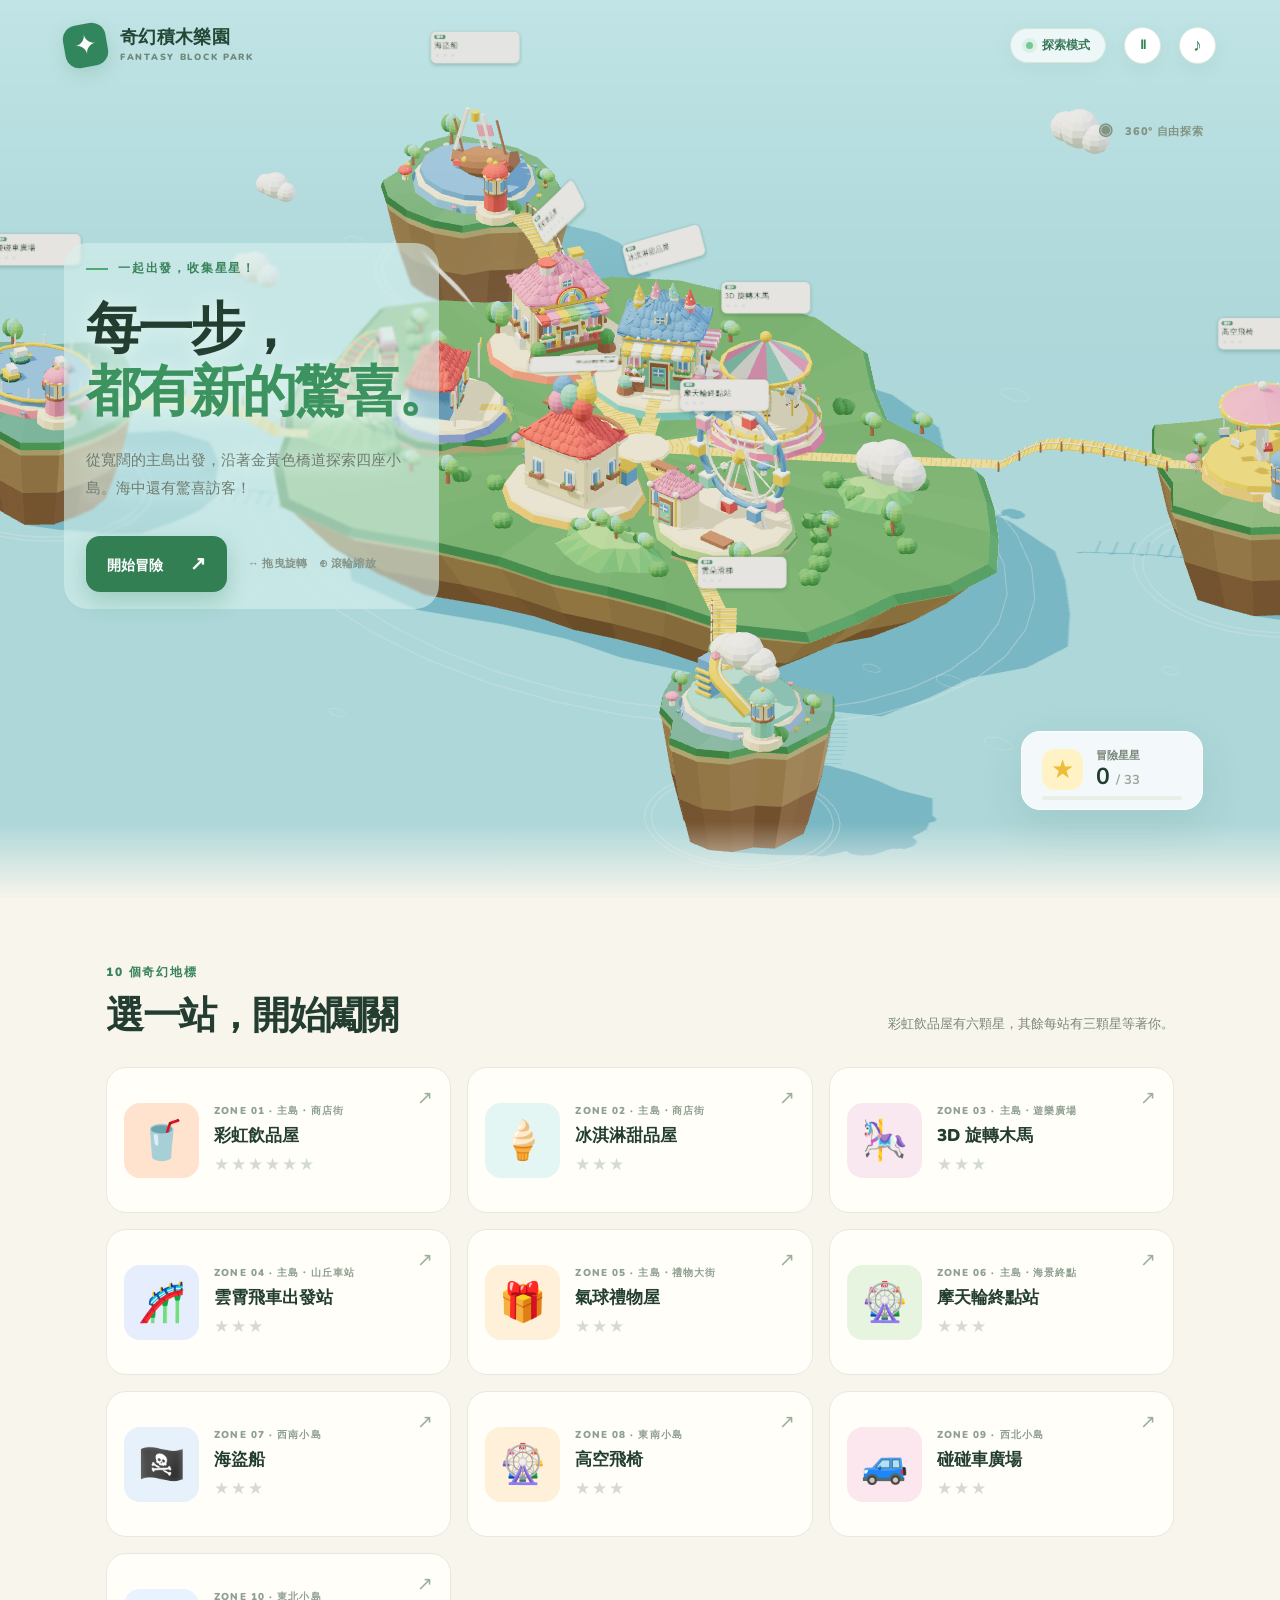
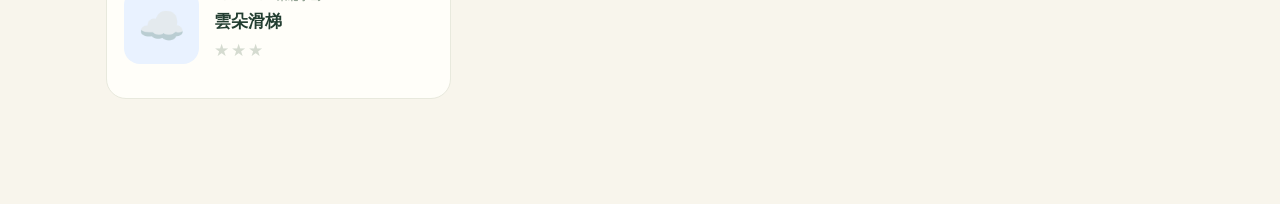
<file: index.html>
<!doctype html>
<html lang="zh-Hant">
<head>
  <meta charset="utf-8">
  <meta name="viewport" content="width=device-width, initial-scale=1">
  <meta name="theme-color" content="#f8f5ec">
  <meta name="description" content="探索奇幻積木樂園的一座主島、四座小島與十個 3D 闖關站點。">
  <title>奇幻積木樂園｜3D 闖關島嶼</title>
  <link rel="stylesheet" href="./css/park.css">
  <link rel="stylesheet" href="./css/level-one.css">
  <script type="importmap">
    {"imports":{"three":"./vendor/three/three.module.js","three/addons/":"./vendor/three/addons/"}}
  </script>
</head>
<body>
  <div class="app-shell">
    <header class="topbar">
      <a class="brand" href="#home" aria-label="奇幻積木樂園首頁"><span class="brand-mark">✦</span><span><strong>奇幻積木樂園</strong><small>FANTASY BLOCK PARK</small></span></a>
      <div class="header-right"><span class="live-pill"><span></span> 探索模式</span><button class="motion-button" id="motionButton" type="button" aria-label="暫停動畫" aria-pressed="false" title="暫停動畫">Ⅱ</button><button class="sound-button" id="soundButton" type="button" aria-label="切換音效" title="切換音效">♪</button></div>
    </header>

    <main>
      <section class="hero" aria-label="3D 積木樂園">
        <div class="canvas-wrap" id="canvasWrap"><canvas id="world" aria-label="可旋轉的 3D 闖關島嶼"></canvas><div class="sky-glow"></div></div>
        <div class="hero-copy"><div class="eyebrow"><span class="eyebrow-line"></span> 一起出發，收集星星！</div><h1>每一步，<br><em>都有新的驚喜。</em></h1><p>從寬闊的主島出發，沿著金黃色橋道探索四座小島。海中還有驚喜訪客！</p><div class="hero-actions"><button type="button" id="startButton" class="primary-btn">開始冒險 <span>↗</span></button><span class="drag-hint">↔ 拖曳旋轉　⊕ 滾輪縮放</span></div></div>
        <div class="progress-card"><div class="progress-icon">★</div><div><span class="progress-label">冒險星星</span><strong id="totalStars">0 <small>/ 33</small></strong></div><div class="progress-bar"><i id="progressFill"></i></div></div>
        <div class="orbit-note"><span class="mouse-icon">◉</span> 360° 自由探索</div>
        <div class="bottom-gradient"></div>
      </section>

      <section class="zone-section" id="zones"><div class="section-heading"><div><div class="eyebrow dark">10 個奇幻地標</div><h2>選一站，開始闖關</h2></div><p>彩虹飲品屋有六顆星，其餘每站有三顆星等著你。</p></div><div class="zone-grid" id="zoneGrid"></div></section>
    </main>

    <div class="scene-overlay" id="sceneOverlay" aria-hidden="true"><div class="scene-backdrop" id="sceneBackdrop"></div><div class="scene-panel" role="dialog" aria-modal="true" aria-labelledby="sceneTitle"><button class="close-btn" id="closeScene" type="button" aria-label="返回島嶼">×</button><span class="scene-kicker" id="sceneKicker"></span><h2 id="sceneTitle"></h2><p id="sceneDescription"></p><div class="scene-stars" id="sceneStars" aria-label="關卡星星進度"></div><div class="mini-game"><span class="mini-label">關卡任務</span><div class="task-list" id="taskList"></div></div><div class="scene-footer"><span id="sceneFooter">完成三個任務，收集全部星星！</span><button class="back-btn" id="backButton" type="button">返回樂園地圖 ↗</button></div></div></div>
    <div class="toast" id="toast" role="status" aria-live="polite"></div>
  </div>
  <script type="module" src="./js/park.js"></script>
</body>
</html>
</file>
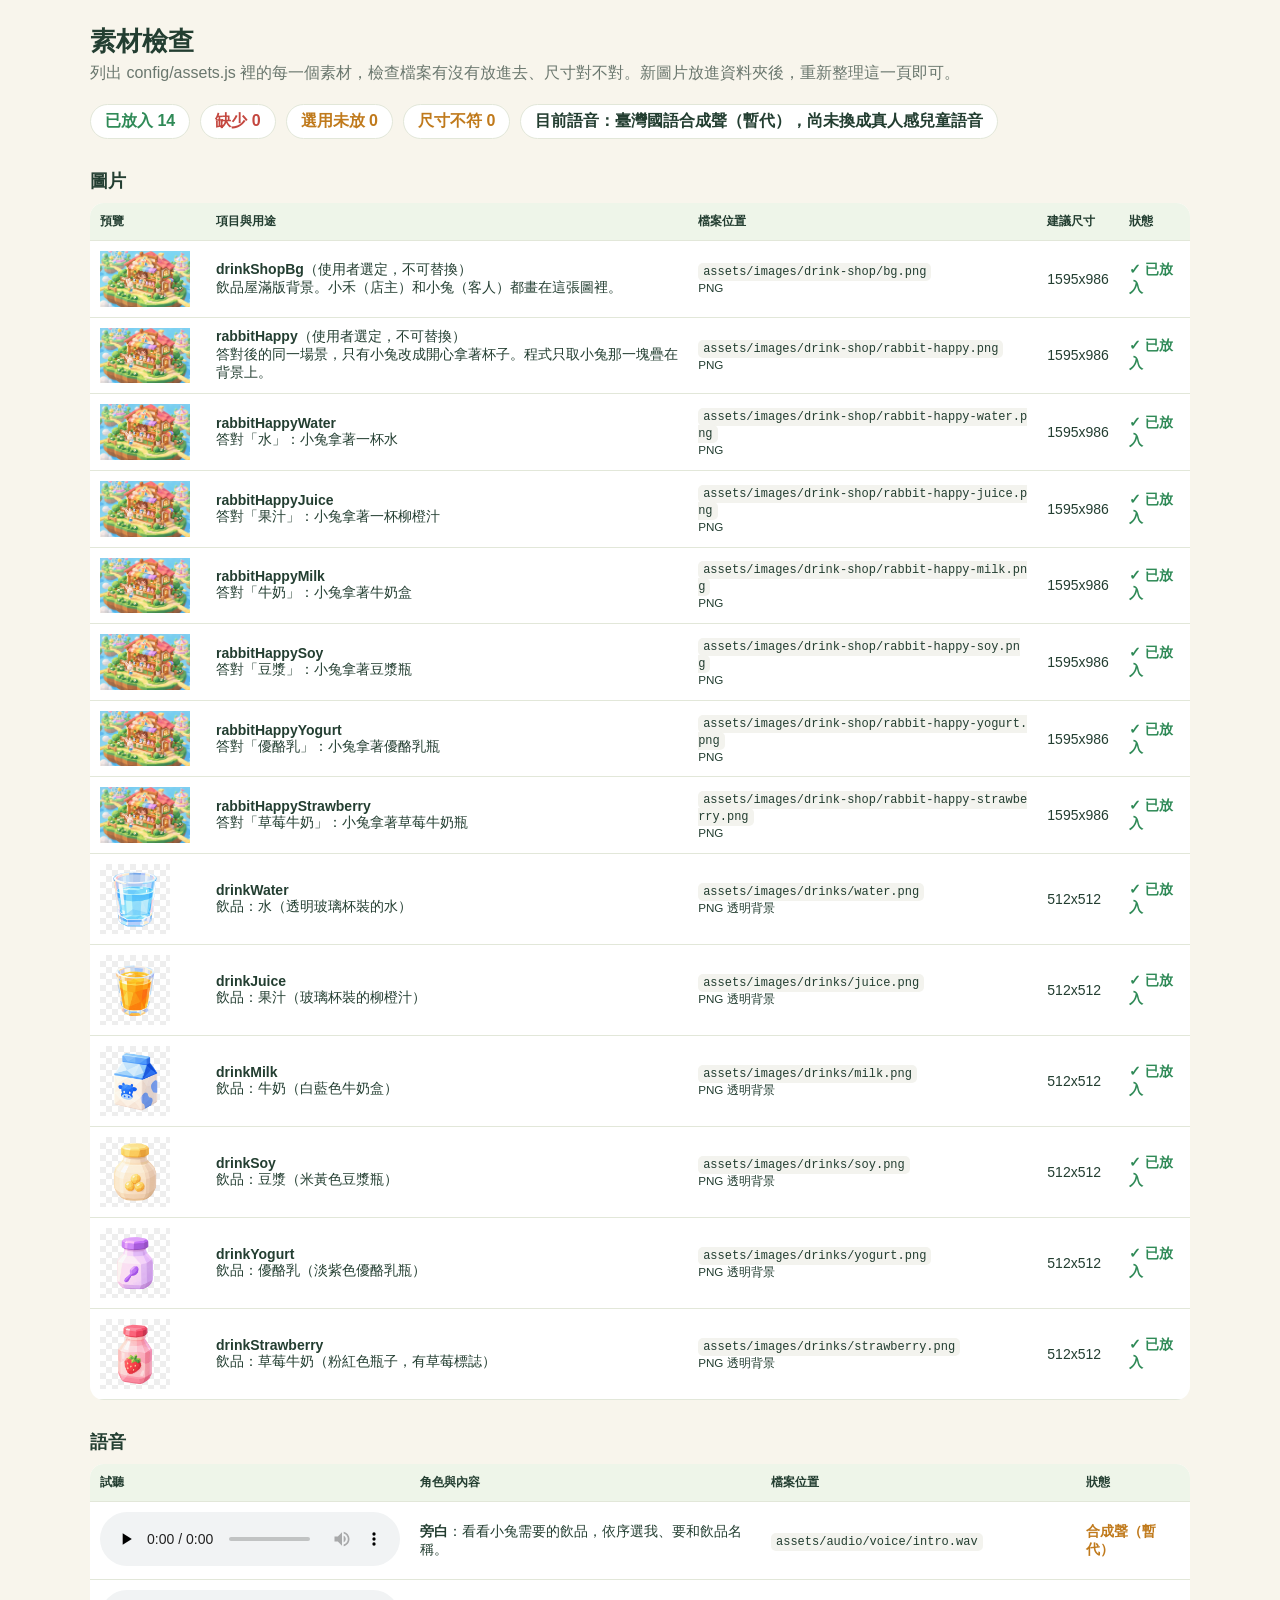
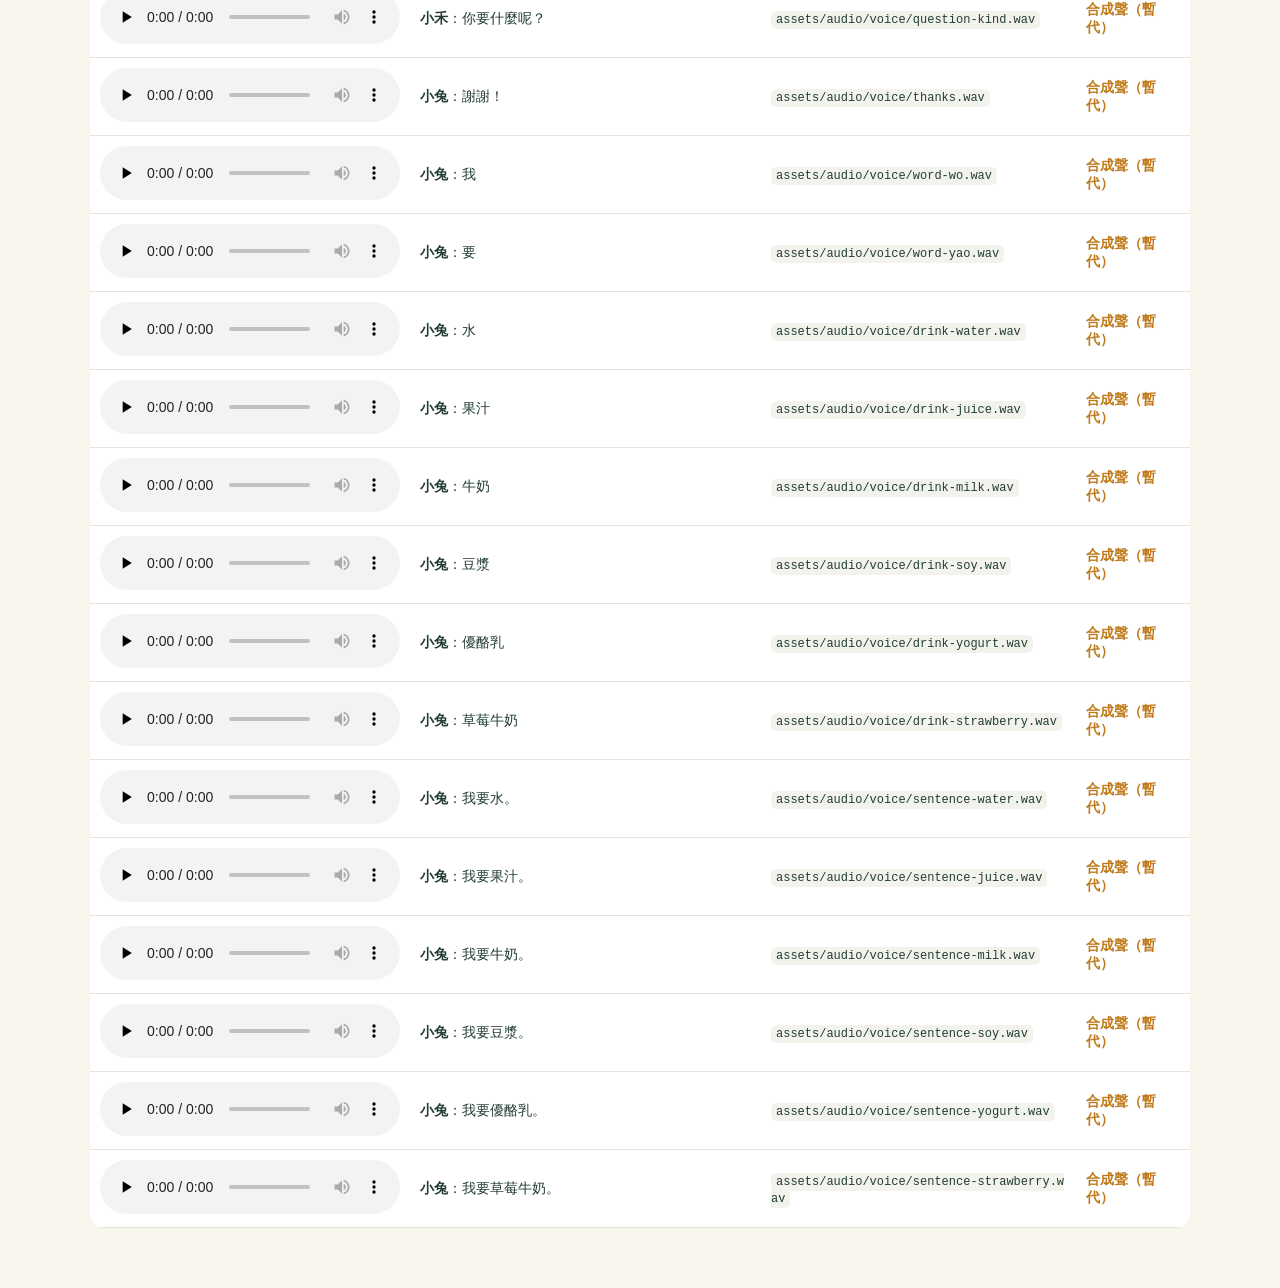
<file: tools/assets-check.html>
<!doctype html>
<html lang="zh-Hant">
<head>
  <meta charset="utf-8">
  <meta name="viewport" content="width=device-width, initial-scale=1">
  <title>素材檢查｜奇幻積木樂園</title>
  <style>
    :root { --ok: #2f8a57; --warn: #c07a1c; --bad: #c4473f; --line: #e2e7d9; }
    body { margin: 0; padding: 24px 16px 60px; background: #f8f5ec; color: #233e31; font-family: 'Noto Sans TC', 'Microsoft JhengHei', sans-serif; }
    main { max-width: 1100px; margin: auto; }
    h1 { margin: 0 0 4px; font-size: 26px; }
    p.lead { margin: 0 0 20px; color: #6a776e; }
    .summary { display: flex; flex-wrap: wrap; gap: 10px; margin-bottom: 18px; }
    .summary span { background: #fff; border: 1px solid var(--line); border-radius: 999px; padding: 6px 14px; font-weight: 700; }
    table { width: 100%; border-collapse: collapse; background: #fff; border-radius: 14px; overflow: hidden; }
    th, td { text-align: left; padding: 10px; border-bottom: 1px solid var(--line); vertical-align: middle; font-size: 14px; }
    th { background: #eef5e9; font-size: 12px; }
    td.thumb { width: 96px; }
    td.thumb img { max-width: 90px; max-height: 70px; display: block; background: repeating-conic-gradient(#eee 0 25%, #fff 0 50%) 0 0/12px 12px; }
    code { font-size: 12px; background: #f3f3ee; padding: 2px 5px; border-radius: 5px; word-break: break-all; }
    .ok { color: var(--ok); font-weight: 800; } .warn { color: var(--warn); font-weight: 800; } .bad { color: var(--bad); font-weight: 800; }
    h2 { margin: 30px 0 10px; font-size: 18px; }
    .wrap { overflow-x: auto; }
  </style>
</head>
<body>
<main>
  <h1>素材檢查</h1>
  <p class="lead">列出 config/assets.js 裡的每一個素材，檢查檔案有沒有放進去、尺寸對不對。新圖片放進資料夾後，重新整理這一頁即可。</p>
  <div class="summary" id="summary"></div>
  <h2>圖片</h2>
  <div class="wrap"><table><thead><tr><th>預覽</th><th>項目與用途</th><th>檔案位置</th><th>建議尺寸</th><th>狀態</th></tr></thead><tbody id="images"></tbody></table></div>
  <h2>語音</h2>
  <div class="wrap"><table><thead><tr><th>試聽</th><th>角色與內容</th><th>檔案位置</th><th>狀態</th></tr></thead><tbody id="audio"></tbody></table></div>
</main>
<script type="module">
  import { ASSET_BASE, IMAGES, AUDIO, VOICE_STATUS } from '../config/assets.js';
  const base = '../' + ASSET_BASE.replace('./', '');
  const count = { ok: 0, missing: 0, optional: 0, size: 0 };

  function probe(src) {
    return new Promise(res => { const i = new Image(); i.onload = () => res(i); i.onerror = () => res(null); i.src = src; });
  }

  const rows = await Promise.all(Object.entries(IMAGES).map(async ([key, e]) => {
    const src = base + e.file;
    const img = await probe(src);
    let state;
    if (img) {
      const actual = `${img.naturalWidth}x${img.naturalHeight}`;
      if (actual === e.size) { state = `<span class="ok">✓ 已放入</span>`; count.ok++; }
      else { state = `<span class="warn">⚠ 尺寸是 ${actual}</span>`; count.size++; }
    } else if (e.status === 'optional') { state = `<span class="warn">○ 選用，尚未放入</span>`; count.optional++; }
    else { state = `<span class="bad">✗ 缺少</span>${e.fallback ? `<br><small>目前用：${e.fallback}</small>` : ''}`; count.missing++; }
    return `<tr><td class="thumb">${img ? `<img src="${src}" alt="">` : ''}</td>
      <td><strong>${key}</strong>${e.source === 'user' ? '（使用者選定，不可替換）' : ''}<br>${e.purpose}</td>
      <td><code>assets/${e.file}</code><br><small>${e.format}</small></td><td>${e.size}</td><td>${state}</td></tr>`;
  }));
  document.getElementById('images').innerHTML = rows.join('');

  const audioRows = await Promise.all(Object.entries(AUDIO).map(async ([key, a]) => {
    const src = base + a.file;
    const ok = await fetch(src, { method: 'HEAD' }).then(r => r.ok).catch(() => false);
    return `<tr><td>${ok ? `<audio controls preload="none" src="${src}"></audio>` : ''}</td>
      <td><strong>${a.speaker}</strong>：${a.text}</td><td><code>assets/${a.file}</code></td>
      <td>${ok ? '<span class="warn">合成聲（暫代）</span>' : '<span class="bad">✗ 缺少，改用裝置語音</span>'}</td></tr>`;
  }));
  document.getElementById('audio').innerHTML = audioRows.join('');

  document.getElementById('summary').innerHTML =
    `<span class="ok">已放入 ${count.ok}</span><span class="bad">缺少 ${count.missing}</span>` +
    `<span class="warn">選用未放 ${count.optional}</span><span class="warn">尺寸不符 ${count.size}</span><span>${VOICE_STATUS}</span>`;
</script>
</body>
</html>
</file>
<file: css/park.css>
@import url('https://fonts.googleapis.com/css2?family=Nunito:wght@500;600;700;800;900&display=swap');
:root{--ink:#233e31;--muted:#6a776e;--cream:#f8f5ec;--green:#367a52;--yellow:#f6c64f;--line:#e2e7d9}*{box-sizing:border-box}html{scroll-behavior:smooth}body{margin:0;background:var(--cream);color:var(--ink);font-family:Nunito,'Noto Sans TC','Microsoft JhengHei',sans-serif}button,a{font:inherit}button{cursor:pointer}button:focus-visible,a:focus-visible{outline:3px solid #edaa3c;outline-offset:4px}.app-shell{overflow:hidden}.topbar{position:absolute;z-index:20;top:0;left:0;width:100%;height:90px;padding:0 clamp(25px,5vw,78px);display:flex;align-items:center;justify-content:space-between;pointer-events:none}.topbar>*{pointer-events:auto}.brand{display:flex;gap:13px;align-items:center;text-decoration:none;color:#244735}.brand-mark{display:grid;place-items:center;width:43px;height:43px;border-radius:14px;background:#32865d;color:#fff;font-size:27px;transform:rotate(-10deg);box-shadow:0 6px 18px #38845730}.brand strong{display:block;font-size:18px;letter-spacing:.02em;font-weight:900;line-height:1.15}.brand small{display:block;font-size:9px;font-weight:900;letter-spacing:.19em;color:#6e897a;margin-top:4px}.header-right{display:flex;align-items:center;gap:18px}.live-pill{border:1px solid #d6e5d6;background:#ffffffb8;border-radius:24px;padding:8px 15px;color:#397758;font-size:12px;font-weight:900;box-shadow:0 4px 20px #557e6912}.live-pill span{display:inline-block;width:7px;height:7px;border-radius:50%;background:#74c893;margin-right:6px;box-shadow:0 0 0 4px #74c89329}.sound-button{width:37px;height:37px;border:1px solid #d9e5dc;border-radius:50%;background:#fff;color:#368258;font-size:18px;box-shadow:0 5px 18px #3d775615}.sound-button.muted{color:#a5b0a8}.hero{height:min(900px,100vh);min-height:670px;position:relative;background:radial-gradient(circle at 72% 41%,#fffdf5 0,#f5f4e9 49%,#e7f0e8 100%)}.canvas-wrap{position:absolute;inset:0;overflow:hidden}.canvas-wrap canvas{display:block;width:100%;height:100%;position:relative;z-index:1;touch-action:none}.sky-glow{position:absolute;right:-9%;top:4%;width:70%;height:80%;background:radial-gradient(ellipse,#fffdf4 0%,#f8f5ea00 68%);pointer-events:none}.hero-copy{position:absolute;z-index:4;left:clamp(25px,8.3vw,137px);top:27%;max-width:375px;pointer-events:none}.hero-copy button{pointer-events:auto}.eyebrow{display:flex;align-items:center;gap:10px;font-weight:900;letter-spacing:.15em;font-size:12px;color:#39835c}.eyebrow-line{width:22px;height:2px;background:#4eaa70}.hero h1{font-size:clamp(42px,4.3vw,70px);line-height:1.15;letter-spacing:-.055em;margin:20px 0 22px;font-weight:900}.hero h1 em{font-style:normal;color:#3d935f;white-space:nowrap}.hero-copy p{font-size:15px;color:#6e7d70;line-height:1.9;max-width:340px;margin:0}.hero-actions{display:flex;align-items:center;gap:21px;margin-top:33px;white-space:nowrap}.primary-btn{border:0;border-radius:14px;background:#337f54;color:#fff;padding:15px 21px;font-weight:900;font-size:14px;box-shadow:0 9px 22px #3d90634d;transition:transform .2s,box-shadow .2s}.primary-btn:hover{transform:translateY(-3px);box-shadow:0 13px 24px #3d90635d}.primary-btn span{margin-left:23px;font-size:19px}.drag-hint{font-size:11px;font-weight:900;color:#87958a;letter-spacing:.02em}.progress-card{position:absolute;z-index:4;right:clamp(26px,6vw,100px);bottom:90px;display:flex;align-items:center;gap:13px;min-width:182px;padding:16px 20px 18px;border:1px solid #fff;background:#ffffffd9;backdrop-filter:blur(16px);border-radius:19px;box-shadow:0 15px 44px #366c441b}.progress-icon{display:grid;place-items:center;width:41px;height:41px;background:#fff2c5;color:#eebd37;font-size:26px;border-radius:13px}.progress-label{display:block;font-size:11px;color:#7b887c;font-weight:900}.progress-card strong{font-size:23px;line-height:1.2}.progress-card small{font-size:13px;color:#9da89c}.progress-bar{position:absolute;height:4px;left:20px;right:20px;bottom:9px;background:#e9eee7;border-radius:10px;overflow:hidden}.progress-bar i{height:100%;width:0;display:block;background:#f5c84d;border-radius:10px;transition:width .5s}.orbit-note{position:absolute;z-index:4;right:clamp(26px,6vw,100px);top:118px;color:#839482;font-size:11px;font-weight:900;letter-spacing:.06em}.mouse-icon{font-size:17px;margin-right:8px}.bottom-gradient{position:absolute;bottom:0;left:0;right:0;height:78px;background:linear-gradient(transparent,var(--cream));pointer-events:none;z-index:2}.zone-section{position:relative;z-index:5;padding:64px clamp(25px,8.3vw,137px) 105px;background:var(--cream)}.section-heading{display:flex;justify-content:space-between;align-items:end;gap:30px;margin:0 0 27px}.section-heading h2{font-size:clamp(27px,3vw,41px);letter-spacing:-.04em;margin:11px 0 0;line-height:1.25}.section-heading p{font-size:13px;line-height:1.8;color:#788679;max-width:290px;margin:0 0 4px}.zone-grid{display:grid;grid-template-columns:repeat(3,minmax(0,1fr));gap:16px}.zone-card{text-align:left;border:1px solid #e8e9dd;background:#fffef9;padding:17px;border-radius:20px;min-height:146px;display:flex;gap:15px;align-items:center;color:var(--ink);transition:transform .2s,box-shadow .2s,border-color .2s}.zone-card:hover,.zone-card:focus-visible{transform:translateY(-4px);border-color:#b4d4b6;box-shadow:0 14px 30px #7b997b1c}.zone-card-icon{display:grid;place-items:center;flex:none;width:75px;height:75px;border-radius:16px;font-size:38px}.zone-card-meta{display:block;font-size:10px;letter-spacing:.11em;color:#8fa090;font-weight:900}.zone-card strong{display:block;font-size:17px;margin:6px 0 6px;font-weight:900}.zone-card-stars{font-size:17px;letter-spacing:2px;color:#eec044}.zone-card-stars .empty{color:#d5dbd0}.zone-card-arrow{margin-left:auto;align-self:flex-start;color:#9caf99;font-size:19px}.scene-overlay{position:fixed;inset:0;z-index:30;pointer-events:none;opacity:0;transition:opacity .35s}.scene-overlay.open{opacity:1;pointer-events:auto}.scene-backdrop{position:absolute;inset:0;background:#122f2440;backdrop-filter:blur(.5px)}.scene-panel{position:absolute;right:clamp(15px,5vw,70px);top:50%;transform:translateY(-46%) scale(.96);width:min(460px,calc(100vw - 30px));max-height:min(720px,90vh);overflow-y:auto;background:#fffdf4;border:1px solid #fff;border-radius:26px;padding:34px;box-shadow:0 30px 90px #12372a55;transition:transform .4s}.open .scene-panel{transform:translateY(-50%) scale(1)}.close-btn{position:absolute;right:21px;top:19px;width:33px;height:33px;border:0;border-radius:50%;background:#eef4eb;color:#456b50;font-size:22px;line-height:1}.scene-kicker{display:inline-block;color:#35855a;background:#e9f4e9;font-size:11px;font-weight:900;letter-spacing:.12em;border-radius:9px;padding:8px 11px}.scene-panel h2{font-size:clamp(29px,3vw,39px);letter-spacing:-.05em;margin:18px 0 10px}.scene-panel p{color:#718273;font-size:14px;line-height:1.8;margin:0 0 16px}.scene-stars{color:#eabf41;letter-spacing:8px;font-size:31px;margin:12px 0 22px}.scene-stars .empty{color:#d8ded2}.mini-game{border-top:1px solid #e8eadf;padding-top:20px}.mini-label{font-size:11px;letter-spacing:.13em;font-weight:900;color:#8b9988}.task-list{display:grid;gap:9px;margin-top:14px}.task-btn{display:flex;align-items:center;gap:13px;text-align:left;width:100%;padding:15px;border:1px solid #e8ecdf;background:#fff;border-radius:14px;color:#37523d;font-weight:900;transition:transform .2s,border-color .2s,background .2s}.task-btn:hover:not(:disabled){transform:translateX(4px);border-color:#9dcea8;background:#f6fbf4}.task-btn:disabled{cursor:default;opacity:.78}.task-btn.done{background:#eff8ec;border-color:#c3e0c0}.task-number{display:grid;place-items:center;width:30px;height:30px;flex:none;border-radius:9px;background:#edf5e9;color:#3a9258;font-size:13px}.task-btn.done .task-number{background:#61b775;color:#fff}.task-btn span:last-child{margin-left:auto;color:#b1c1ae}.scene-footer{display:flex;align-items:center;justify-content:space-between;gap:10px;margin-top:22px;color:#8c9c8b;font-size:11px;font-weight:800}.back-btn{border:0;color:#3c8a5e;background:none;font-size:12px;font-weight:900;white-space:nowrap}.toast{position:fixed;z-index:60;left:50%;bottom:30px;transform:translate(-50%,30px);opacity:0;pointer-events:none;background:#284b37;color:white;padding:12px 19px;border-radius:12px;box-shadow:0 9px 30px #153b2550;font-size:13px;font-weight:900;transition:opacity .25s,transform .25s}.toast.show{opacity:1;transform:translate(-50%,0)}@media(max-width:1100px){.hero-copy{left:5vw;top:24%}.hero h1{font-size:48px}.hero-copy p{max-width:250px}.drag-hint{display:none}.progress-card{right:4vw}.zone-section{padding-left:5vw;padding-right:5vw}}@media(max-width:1100px){.topbar{height:70px;padding:0 20px}.brand strong{font-size:15px}.brand-mark{width:37px;height:37px}.brand small{font-size:8px}.live-pill{display:none}.hero{height:850px;min-height:0}.canvas-wrap{top:145px;height:610px}.hero-copy{left:24px;right:24px;top:92px;max-width:none}.hero h1{font-size:38px;margin:8px 0}.hero h1 br{display:none}.hero-copy p{font-size:12px;line-height:1.5;max-width:315px}.hero-actions{margin-top:15px}.primary-btn{padding:11px 15px;font-size:12px}.primary-btn span{margin-left:8px}.orbit-note{top:auto;bottom:118px;right:22px}.progress-card{bottom:30px;right:20px;min-width:155px;padding:11px 13px 16px}.progress-card strong{font-size:18px}.progress-icon{width:32px;height:32px;font-size:21px}.progress-bar{left:13px;right:13px;bottom:7px}.zone-section{padding:45px 20px 80px}.section-heading{display:block}.section-heading p{margin-top:12px;max-width:400px}.zone-grid{grid-template-columns:repeat(2,minmax(0,1fr));gap:10px}.zone-card{padding:12px;min-height:112px;gap:9px}.zone-card-icon{width:49px;height:49px;font-size:27px;border-radius:11px}.zone-card strong{font-size:13px}.zone-card-meta{font-size:8px}.zone-card-stars{font-size:12px}.zone-card-arrow{display:none}.scene-panel{right:10px;left:10px;width:auto;padding:25px}.scene-footer{align-items:start;flex-direction:column}}@media(max-width:420px){.zone-grid{grid-template-columns:1fr}.zone-card{min-height:90px}.hero h1{font-size:34px}.hero{height:800px}.canvas-wrap{top:155px;height:560px}}@media(prefers-reduced-motion:reduce){*,*:before,*:after{scroll-behavior:auto!important;animation-duration:.01ms!important;transition-duration:.01ms!important}}

@media(max-width:1100px){.scene-panel{top:auto;bottom:10px;transform:translateY(25px) scale(.98);max-height:68vh}.scene-overlay.open .scene-panel{transform:translateY(0) scale(1)}.scene-backdrop{background:#122f244a;backdrop-filter:blur(0px)}}
@media(max-width:1100px){.canvas-wrap{transition:top .6s}.level-open .canvas-wrap{top:-180px}.level-open .hero-copy,.level-open .progress-card,.level-open .orbit-note{opacity:0;pointer-events:none}.hero-copy,.progress-card,.orbit-note{transition:opacity .35s}}
.hero-copy h1,.hero-copy p{text-shadow:0 2px 15px #e5f7f1}
@media(min-width:1101px){.hero-copy{background:#d9f1ef96;border-radius:24px;padding:17px 22px;left:clamp(30px,5vw,78px);backdrop-filter:blur(1px)}}
@media(max-width:1100px){.hero::before{display:none}.hero-copy{background:#f4fbf4d9;border-radius:18px;padding:14px;backdrop-filter:blur(2px)}}
@media(max-width:1100px){.canvas-wrap{top:245px;height:580px}.level-open .canvas-wrap{top:-100px;height:610px}}
@media(max-width:420px){.canvas-wrap{top:235px;height:550px}}
.motion-button{width:37px;height:37px;border:1px solid #d9e5dc;border-radius:50%;background:#fff;color:#368258;font-size:13px;font-weight:900;box-shadow:0 5px 18px #3d775615}.motion-button.paused{color:#a5b0a8}
.level-open .hero-copy,.level-open .progress-card,.level-open .orbit-note{opacity:0;pointer-events:none}.hero-copy,.progress-card,.orbit-note{transition:opacity .35s}
</file>
<file: css/level-one.css>
.first-level[hidden]{display:none!important}.first-level{position:fixed;inset:0;z-index:80;color:#294839;font-family:Nunito,'Noto Sans TC','Microsoft JhengHei',sans-serif;overflow:auto;overscroll-behavior:contain}.first-level *{box-sizing:border-box}.first-level button{font:inherit;cursor:pointer}.first-level button:focus-visible{outline:4px solid #efb641;outline-offset:3px}.fl-entry{min-height:100dvh;position:relative;display:flex;align-items:center;padding:clamp(24px,7vw,110px);overflow:hidden;background:#bde6df}.fl-entry-image{position:absolute;inset:0;background:center 55%/cover no-repeat;transform:scale(1.015)}.fl-entry-shade{position:absolute;inset:0;background:linear-gradient(90deg,rgba(26,63,43,.7),rgba(26,63,43,.1) 67%,rgba(26,63,43,.05))}.fl-entry-back{position:absolute;top:28px;left:clamp(24px,5vw,70px);border:1px solid #ffffffa8;color:white;background:#183d2b66;padding:10px 15px;border-radius:999px;font-weight:800}.fl-entry-card{position:relative;max-width:460px;background:#fffdf3ec;border:1px solid #fff;border-radius:28px;padding:clamp(25px,3.2vw,45px);box-shadow:0 20px 55px #173c2f45;backdrop-filter:blur(12px);animation:fl-arrive .55s ease both}.fl-kicker{color:#568b64;font-size:12px;font-weight:900;letter-spacing:.1em}.fl-entry h1{font-size:clamp(39px,4vw,58px);line-height:1.1;letter-spacing:-.05em;margin:14px 0 16px;color:#264a35}.fl-entry p{color:#657b69;line-height:1.85;font-size:15px}.fl-entry-stars,.fl-progress-stars{display:flex;gap:4px}.fl-entry-stars{font-size:29px;margin:18px 0 22px}.fl-star{color:#d7dfd1;line-height:1}.fl-star.is-earned{color:#f0be3f;text-shadow:0 2px 0 #d6a72c}.fl-primary{display:inline-flex;align-items:center;justify-content:center;gap:30px;border:0;border-radius:14px;background:#39845b;color:#fff;padding:14px 20px;font-size:15px;font-weight:900;box-shadow:0 7px 16px #3e8b5f33;transition:transform .2s,background .2s}.fl-primary:hover{transform:translateY(-2px);background:#2e7650}.fl-primary span{font-size:19px}.fl-room{min-height:100dvh;background:#eef5e9;animation:fl-arrive .45s ease both}.fl-header{min-height:76px;padding:12px clamp(20px,4vw,55px);display:flex;align-items:center;gap:22px;background:#fffdf7;border-bottom:1px solid #e3eadf;position:relative;z-index:3}.fl-back{border:1px solid #dce9da;background:#f7fbf3;color:#52805e;border-radius:12px;padding:10px 13px;font-size:13px;font-weight:900;white-space:nowrap}.fl-header-title{display:flex;flex-direction:column}.fl-header-title span{color:#91aa92;font-size:9px;font-weight:900;letter-spacing:.16em}.fl-header-title strong{font-size:17px;line-height:1.3}.fl-progress{margin-left:auto;display:flex;align-items:center;gap:11px;color:#8a9b89;font-size:12px;font-weight:900}.fl-progress-stars{font-size:22px}.fl-room-body{min-height:calc(100dvh - 76px);display:grid;grid-template-columns:minmax(0,1.05fr) minmax(390px,.95fr);gap:clamp(20px,3vw,45px);padding:clamp(20px,3vw,45px);max-width:1600px;margin:auto;align-items:center}.fl-scene{min-width:0;position:relative;align-self:stretch;display:flex;align-items:center}.fl-art{position:relative;width:100%;height:min(72vh,730px);min-height:380px;overflow:hidden;border-radius:26px;border:7px solid #fffdf6;box-shadow:0 18px 50px #66876e2b;background:#d7ead9}.fl-art img{width:100%;height:100%;display:block;object-fit:cover;object-position:51% 58%}.fl-art:after{content:'';position:absolute;inset:0;box-shadow:inset 0 0 0 1px #ffffffa8;pointer-events:none}.fl-art-label{position:absolute;bottom:18px;left:18px;background:#fffdf0e8;color:#4b7959;border-radius:11px;padding:8px 12px;font-size:11px;font-weight:900;letter-spacing:.06em}.fl-thought{position:absolute;top:clamp(20px,5vh,70px);right:15px;max-width:165px;padding:10px 13px;background:#fffef9f4;border:2px solid white;border-radius:18px;box-shadow:0 8px 25px #355b4250;animation:fl-arrive .35s ease both}.fl-thought:after{content:'';position:absolute;bottom:-12px;left:25px;border:12px solid transparent;border-top-color:#fffef9;border-bottom:0}.fl-thought>span{display:block;color:#8aa38a;font-size:10px;font-weight:900}.fl-thought strong{display:flex;align-items:center;gap:5px;font-size:16px}.fl-thought svg{width:48px;height:48px}.fl-delivery{position:absolute;left:48%;top:36%;width:70px;height:70px;border-radius:50%;background:#fff9d9;display:grid;place-items:center;box-shadow:0 5px 24px #eebf6580;animation:fl-deliver 1.2s ease both;pointer-events:none}.fl-delivery svg{width:55px;height:55px}.fl-delivery span{position:absolute;right:-2px;top:-8px;color:#f5c34f;font-size:25px}.fl-panel{background:#fffdf7;border:1px solid #fff;border-radius:25px;padding:clamp(24px,3vw,42px);box-shadow:0 18px 55px #66876e1c;max-width:680px;width:100%;margin:auto}.fl-panel h2{font-size:clamp(25px,2.5vw,38px);letter-spacing:-.04em;line-height:1.25;margin:12px 0;color:#284a35}.fl-panel p{color:#718672;line-height:1.7;font-size:14px}.fl-welcome p{max-width:420px}.fl-sample{display:flex;align-items:center;gap:10px;margin:28px 0}.fl-sample span{display:grid;place-items:center;min-width:70px;min-height:64px;padding:10px;border-radius:14px;background:#edf5e8;color:#37845b;font-size:22px;font-weight:900}.fl-sample .fl-sample-drink{min-width:92px;color:#b77741;background:#fff0d8}.fl-sample i{font-style:normal;color:#a4b5a2;font-weight:900}.fl-listen-link{border:0;background:none;color:#4d8c63;font-size:13px;font-weight:900;padding:10px}.fl-welcome .fl-listen-link{display:block;margin-top:8px}.fl-question-top{display:flex;align-items:center;justify-content:space-between;gap:12px}.fl-audio,.fl-hint{border:1px solid #d7e8d6;background:#f4faf1;color:#48845a;border-radius:11px;padding:9px 12px;font-size:12px;font-weight:900;white-space:nowrap}.fl-play h2{font-size:clamp(23px,2.1vw,32px);margin:9px 0}.fl-instruction{margin:0 0 13px!important}.fl-instruction strong{color:#347e53}.fl-sentence{display:grid;grid-template-columns:1fr 1fr 1.7fr;gap:8px}.fl-slot{min-height:51px;display:grid;place-items:center;border:2px dashed #dbe8d7;border-radius:12px;color:#b7c7b5;background:#f9fbf6;font-size:19px;font-weight:900}.fl-slot.current{border-color:#98c7a0;background:#f1f9ed}.fl-slot.filled{color:#347d53;background:#e9f6e6;border-style:solid;border-color:#b8dcba}.fl-prompt{font-size:12px;color:#8b9e89;font-weight:900;margin:14px 0 8px}.fl-words{display:flex;gap:8px;margin-bottom:10px}.fl-word{min-width:68px;border:1px solid #cfe2ce;border-radius:11px;background:#f1f8ed;color:#367c51;padding:9px 16px;font-size:20px!important;font-weight:900}.fl-drinks{display:grid;grid-template-columns:repeat(3,1fr);gap:8px}.fl-drink{min-width:0;display:flex;align-items:center;gap:4px;text-align:left;border:1px solid #e3ecdf;border-radius:12px;background:#fff;padding:5px 7px;color:#3b5d43;font-size:13px!important;font-weight:900}.fl-drink svg{width:42px;height:42px;flex:none}.fl-drink span{overflow-wrap:anywhere}.fl-word:hover:not(:disabled),.fl-drink:hover:not(:disabled){border-color:#80bb8b;background:#f6fbf2}.fl-word:disabled,.fl-drink:disabled{cursor:default;opacity:.65}.fl-word.is-hinted,.fl-drink.is-hinted{outline:3px solid #efc956;outline-offset:1px;background:#fff9df;box-shadow:0 0 0 6px #f9d97135}.fl-controls{display:flex;align-items:center;justify-content:space-between;margin-top:12px}.fl-note{min-height:20px;margin:6px 0 0!important;font-size:12px!important;color:#b47843!important;font-weight:800}.fl-next{margin-top:8px;width:100%}.fl-finished{text-align:center}.fl-finished p{margin-left:auto;margin-right:auto;max-width:380px}.fl-confetti{font-size:48px;margin:12px 0}.fl-big-stars{color:#eebc3e;font-size:clamp(27px,3vw,40px);letter-spacing:5px;margin:18px 0 26px}.fl-secondary{display:block;margin:12px auto 0;border:0;background:none;color:#4b8a60;font-size:13px;font-weight:900}.fl-entry-card,.fl-panel{overflow-wrap:anywhere}@keyframes fl-arrive{from{opacity:0;transform:translateY(12px)}to{opacity:1;transform:translateY(0)}}@keyframes fl-deliver{0%{opacity:0;transform:translate(30px,-20px) scale(.6)}25%{opacity:1}100%{opacity:0;transform:translate(-80px,90px) scale(1.1)}}@media(max-width:850px){.fl-entry{align-items:end;padding:20px;padding-bottom:35px}.fl-entry-image{background-position:50% center}.fl-entry-shade{background:linear-gradient(0deg,#1b3d2b8c,transparent 78%)}.fl-entry-card{width:100%;max-width:520px;margin:auto;padding:24px}.fl-entry-back{top:16px;left:17px}.fl-room-body{display:flex;flex-direction:column;gap:14px;padding:14px 14px 28px;min-height:0}.fl-scene{width:100%;align-self:auto}.fl-art{height:clamp(210px,35vh,330px);min-height:0;border-width:5px;border-radius:20px}.fl-art img{object-position:50% 57%}.fl-thought{top:12px;right:12px;padding:7px 10px}.fl-thought svg{width:37px;height:37px}.fl-thought strong{font-size:14px}.fl-panel{padding:22px;border-radius:20px}.fl-header{padding:10px 14px;gap:10px;min-height:64px}.fl-header-title strong{font-size:14px}.fl-progress{gap:5px}.fl-progress-stars{font-size:17px;gap:1px}.fl-back{padding:8px;font-size:12px}.fl-play h2{font-size:24px}.fl-drink svg{width:39px;height:39px}}@media(max-width:430px){.fl-back span{display:none}.fl-header-title strong{font-size:13px}.fl-progress-stars{font-size:15px}.fl-progress{font-size:10px}.fl-drinks{grid-template-columns:repeat(2,minmax(0,1fr))}.fl-panel{padding:18px}.fl-art{height:215px}.fl-sample span{min-width:57px;min-height:55px}.fl-entry h1{font-size:38px}}@media(prefers-reduced-motion:reduce){.first-level *{animation-duration:.01ms!important;transition-duration:.01ms!important}}
.first-level [data-focus]:focus{outline:none}.fl-art img{transform:scale(1.45);transform-origin:48% 62%}
/* The picture fills the game screen; controls float above the scene. */
.fl-room{height:100dvh;min-height:0;overflow:hidden;position:relative}.fl-header{position:absolute;top:0;left:0;right:0;min-height:68px;background:#fffdf5e8;backdrop-filter:blur(8px);box-shadow:0 4px 20px #335a3720}.fl-room-body{position:absolute;inset:0;display:block;min-height:0;max-width:none;margin:0;padding:0}.fl-scene{position:absolute;inset:0;display:block;overflow:hidden}.fl-art{position:absolute;inset:0;width:100%;height:100%;min-height:0;border:0;border-radius:0;box-shadow:none;overflow:hidden}.fl-art:after{box-shadow:none}.fl-image-plane{position:absolute;left:50%;top:50%;width:max(100vw,161.8dvh);height:max(100dvh,61.82vw);transform:translate(-50%,-50%) scale(1.36);transform-origin:center}.fl-art img{display:block;width:100%;height:100%;object-fit:fill;object-position:center;transform:none}.fl-panel{position:absolute;z-index:2;right:clamp(18px,3vw,48px);top:50%;transform:translateY(-46%);width:min(41vw,520px);max-height:calc(100dvh - 94px);overflow-y:auto;margin:0;background:#fffdf5ed;backdrop-filter:blur(10px);padding:clamp(20px,2.4vw,34px)}.fl-panel.fl-success{width:min(33vw,390px);text-align:center}.fl-thought{position:absolute;z-index:2;left:32.6%;top:48%;right:auto;transform:translate(-50%,-100%);width:clamp(75px,8vw,120px);height:clamp(75px,8vw,120px);padding:10px;display:grid;place-items:center;border:3px solid #fff;background:#fffdf8;border-radius:50%;box-shadow:0 5px 20px #5b684a55;animation:fl-thought-in .35s ease both}.fl-thought:after,.fl-thought:before{content:'';position:absolute;background:#fffdf8;border:2px solid white;border-radius:50%;box-shadow:0 3px 9px #5b684a30}.fl-thought:after{width:16px;height:16px;left:65%;bottom:-18px;border-bottom:2px solid white}.fl-thought:before{width:8px;height:8px;left:74%;bottom:-29px}.fl-thought svg{width:82%;height:82%}.fl-liquid{position:absolute;z-index:1;left:35.05%;top:64.1%;width:2.15%;height:3.7%;background:var(--liquid);opacity:.78;clip-path:polygon(4% 0,96% 0,85% 100%,17% 100%);border-radius:0 0 35% 35%;pointer-events:none}.fl-success h2{font-size:clamp(32px,3vw,45px);color:#39845b}.fl-success p{margin:8px 0 16px}.fl-success .fl-next{margin:8px 0}.fl-success .fl-listen-link{display:block;margin:4px auto}.fl-success .fl-note{min-height:0}@keyframes fl-thought-in{from{opacity:0;transform:translate(-50%,-90%) scale(.7)}to{opacity:1;transform:translate(-50%,-100%) scale(1)}}
@media(max-width:850px){.fl-header{position:absolute;min-height:60px;background:#fffdf5e8}.fl-room-body{position:absolute;inset:0;display:block;padding:0}.fl-scene{position:absolute;inset:0;width:auto}.fl-art{position:absolute;inset:0;width:100%;height:100%;min-height:0;border:0;border-radius:0}.fl-art img{object-position:center}.fl-image-plane{left:54%;top:40%;width:max(100vw,161.8dvh);height:max(100dvh,61.82vw);transform:translate(-50%,-50%) scale(1.15)}.fl-panel{position:absolute;left:12px;right:12px;top:auto;bottom:12px;transform:none;width:auto;max-width:none;max-height:48dvh;overflow-y:auto;padding:14px 18px}.fl-panel.fl-success{width:min(300px,calc(100vw - 24px));left:auto;right:12px;bottom:12px}.fl-play h2{font-size:21px;margin:4px 0}.fl-instruction{font-size:12px!important;margin:2px 0 6px!important}.fl-sentence{gap:6px}.fl-slot{min-height:40px;font-size:17px}.fl-prompt{margin:7px 0 4px;font-size:11px}.fl-words{margin-bottom:6px}.fl-word{padding:5px 13px;min-width:58px;font-size:18px!important}.fl-drinks{gap:5px}.fl-drink{padding:3px 5px;font-size:12px!important}.fl-drink svg{width:33px;height:33px}.fl-controls{margin-top:6px}.fl-note{min-height:14px;margin:3px 0 0!important}.fl-thought{left:32.6%;top:48%;right:auto;width:78px;height:78px;padding:9px}.fl-thought svg{width:82%;height:82%}}
@media(max-width:430px){.fl-panel{max-height:53dvh;padding:12px}.fl-drinks{grid-template-columns:repeat(3,minmax(0,1fr))}.fl-drink{font-size:11px!important;flex-direction:column;justify-content:center;gap:0}.fl-drink svg{width:30px;height:30px}.fl-image-plane{left:72%;transform:translate(-50%,-50%) scale(1.1)}.fl-thought{width:65px;height:65px}.fl-header-title span{font-size:8px}}

/* Keep the artwork visible and group only the individual controls. */
.fl-panel{background:transparent;border:0;box-shadow:none;backdrop-filter:none;overflow:visible}.fl-panel.fl-play{top:auto;bottom:clamp(18px,4vh,40px);left:50%;right:auto;transform:translateX(-50%);width:min(720px,94vw);max-height:none;padding:0}.fl-question-top{justify-content:space-between}.fl-kicker,.fl-prompt{display:inline-block;background:#fffdf4ed;border-radius:10px;padding:5px 10px;color:#497b55}.fl-sentence{margin-top:8px}.fl-slot,.fl-slot.current,.fl-slot.filled{background:#fffdf5d9}.fl-choice-row{display:flex;justify-content:center;gap:clamp(12px,3vw,32px);margin:8px auto}.fl-choice-row .fl-word,.fl-choice-row .fl-drink{min-width:96px;min-height:62px;justify-content:center;border:3px solid #8fc89a;border-radius:15px;background:#fffdf4ed;font-size:23px!important;box-shadow:0 4px 12px #4467332b}.fl-choice-row .fl-drink svg{width:42px;height:42px}.fl-controls{justify-content:center;gap:12px}.fl-audio,.fl-hint,.fl-listen-link{background:#fffdf4ed;border:1px solid #d7e8d6;border-radius:10px}.fl-note:not(:empty){display:table;margin:6px auto!important;padding:4px 10px;background:#fffdf4ed;border-radius:8px}.fl-xiaohe-speech{position:absolute;left:61%;top:25%;z-index:3;background:#fffdf9;padding:12px 20px;border:3px solid #fff;border-radius:22px;color:#315a3b;font-size:clamp(16px,1.5vw,24px);font-weight:900;box-shadow:0 5px 18px #5b684a50;white-space:nowrap}.fl-xiaohe-speech:after{content:'';position:absolute;left:18%;bottom:-13px;border:12px solid transparent;border-top-color:#fffdf9;border-bottom:0}.fl-welcome,.fl-success,.fl-finished{background:#fffdf5e8;border:1px solid white;box-shadow:0 8px 25px #335a3725;backdrop-filter:none}.fl-welcome{width:min(360px,90vw)}
@media(max-width:850px){.fl-panel.fl-play{left:50%;right:auto;bottom:12px;width:min(650px,95vw);transform:translateX(-50%);padding:0;max-height:none}.fl-choice-row{gap:14px;margin:5px auto}.fl-choice-row .fl-word,.fl-choice-row .fl-drink{min-width:72px;min-height:48px;font-size:19px!important}.fl-choice-row .fl-drink svg{width:32px;height:32px}.fl-xiaohe-speech{font-size:16px;padding:8px 12px}.fl-welcome{left:auto;right:12px;width:min(340px,90vw);max-height:60dvh;overflow:auto}}
.fl-welcome{background:transparent;border:0;box-shadow:none;backdrop-filter:none}.fl-welcome h2,.fl-welcome p{display:table;background:#fffdf4e8;border-radius:12px;padding:8px 12px}.fl-welcome .fl-kicker{background:#fffdf4e8}

.fl-xiaohe-speech{left:53%;top:33%}.fl-welcome .fl-primary{display:flex;margin-top:12px}

.fl-art img.fl-happy-bunny{position:absolute;inset:0;width:100%;height:100%;clip-path:polygon(24% 39%,32% 38%,37% 50%,37% 69%,29% 72%,24% 60%);animation:bunny-happy 1.2s ease-in-out 2;pointer-events:none}@keyframes bunny-happy{0%,100%{transform:translateY(0);filter:brightness(1)}50%{transform:translateY(-0.45%);filter:brightness(1.17)}}

.fl-rabbit-speech{position:absolute;left:25%;top:38%;transform:translate(-50%,-100%);z-index:4;background:#fffdf9;color:#315a3b;border:3px solid white;border-radius:22px;padding:10px 18px;font-weight:900;font-size:clamp(16px,1.5vw,24px);white-space:nowrap;box-shadow:0 5px 18px #5b684a50}.fl-rabbit-speech:after{content:"";position:absolute;left:70%;bottom:-13px;border:12px solid transparent;border-top-color:#fffdf9;border-bottom:0}

.fl-sentence{display:flex;align-items:center;justify-content:center;gap:0;min-height:51px;border:2px dashed #98c7a0;border-radius:12px;background:#fffdf5dd;padding:0 12px}.fl-slot,.fl-slot.current,.fl-slot.filled{display:inline-flex;min-height:0;min-width:0;padding:0 5px;border:0;border-radius:0;background:transparent;color:#347d53}.fl-slot:empty{display:none}

/* ---------- 新架構補充 ----------
 * 思想泡泡、對話框、小兔開心圖、杯中液體的位置改由 config/level-one.js 設定（行內樣式會蓋過上面的數值）。
 * 背景圖網址改由 config/assets.js 提供。 */
.fl-thought img.fl-drink-img{width:82%;height:82%;object-fit:contain}
.fl-drink img.fl-drink-img{width:42px;height:42px;object-fit:contain;flex:none}
@media(max-width:850px){.fl-drink img.fl-drink-img{width:32px;height:32px}}
.fl-voice-status{display:table;margin:10px 0 0!important;padding:4px 10px;border-radius:8px;background:#fffdf4e8;color:#7d8f7c!important;font-size:11px!important;line-height:1.5!important}

/* 直式手機：縮小場景，讓小兔、思想泡泡和小禾的對話框同時留在畫面內；上下空白處用模糊的背景圖補滿 */
.fl-art-blur{position:absolute;inset:-30px;background-position:center;background-size:cover;filter:blur(16px) saturate(1.1);opacity:.85}
@media(max-width:600px) and (orientation:portrait){.fl-image-plane{width:196vw;height:121.1vw;left:66vw;top:39%;transform:translate(-50%,-50%)}}
@media(max-width:380px) and (orientation:portrait){.fl-xiaohe-speech,.fl-rabbit-speech{font-size:14px;padding:6px 10px}.fl-xiaohe-speech{transform:translateX(-12%)}}
</file>
